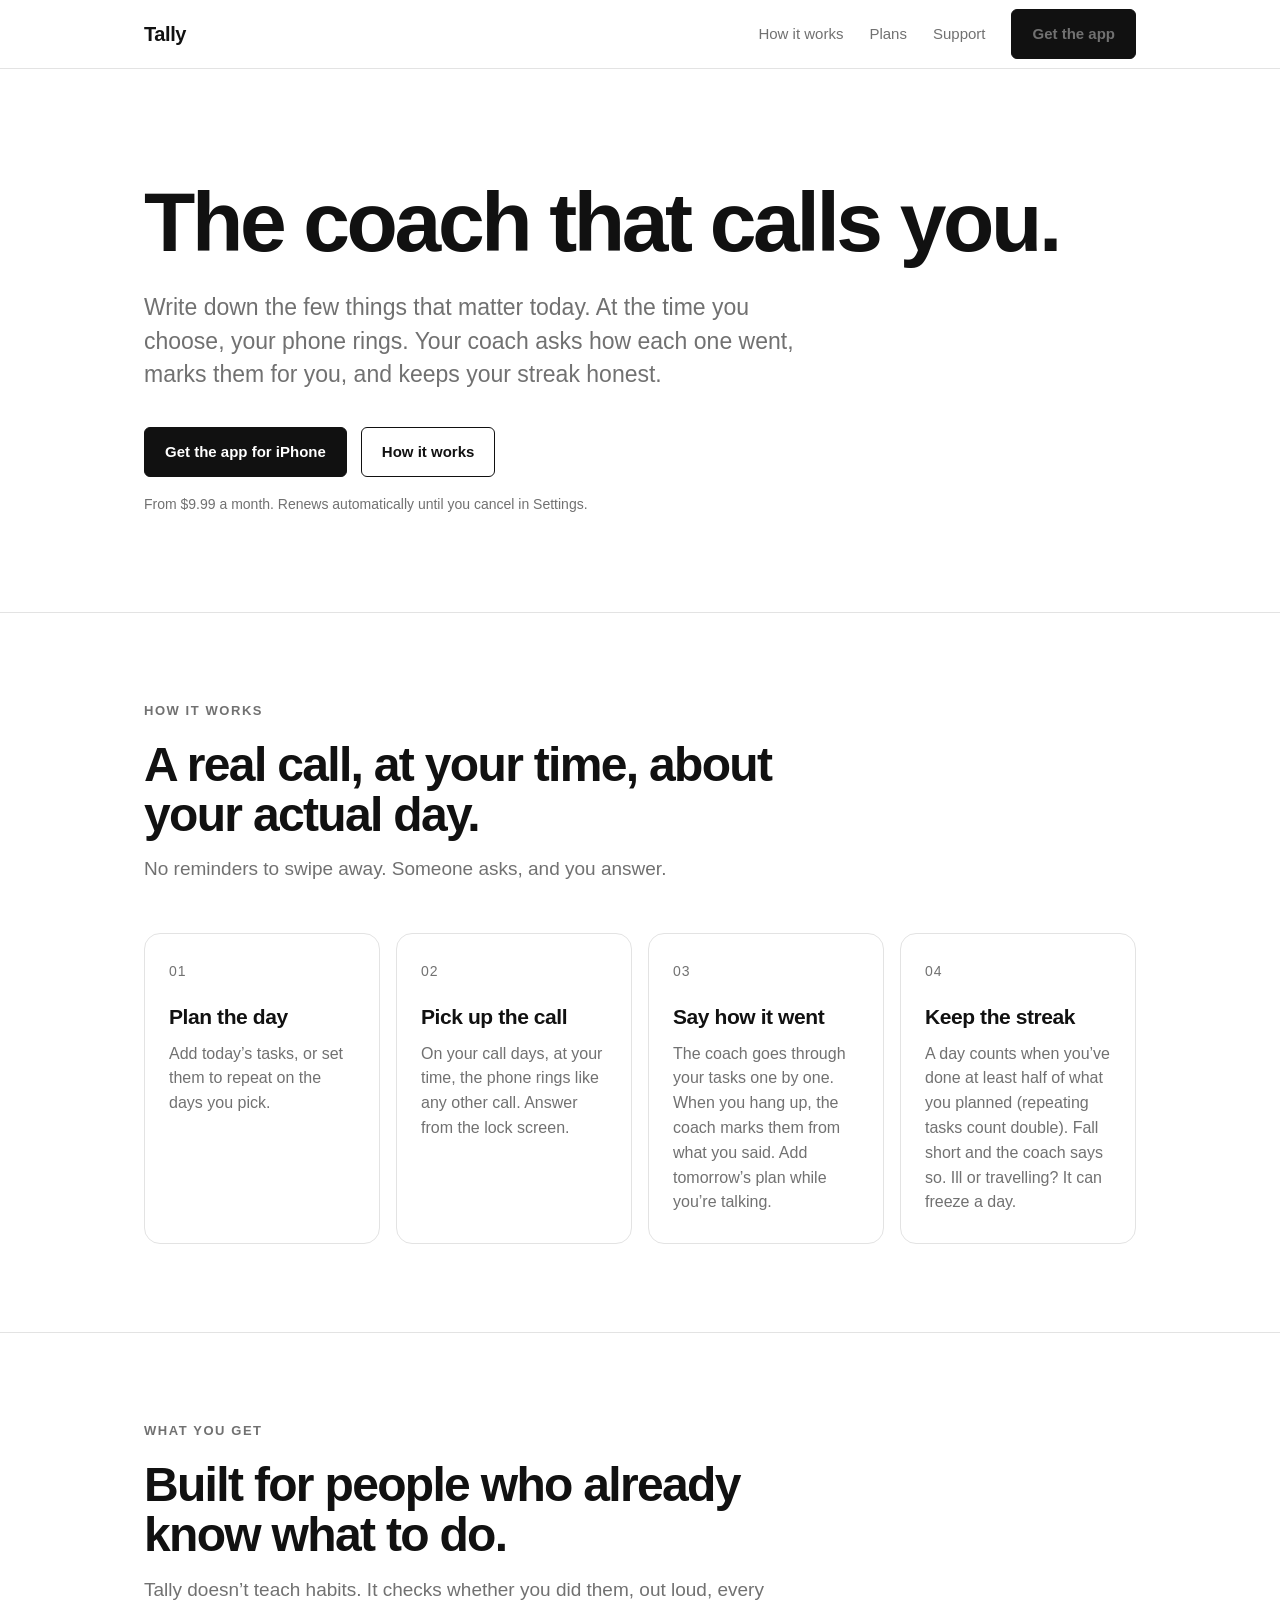
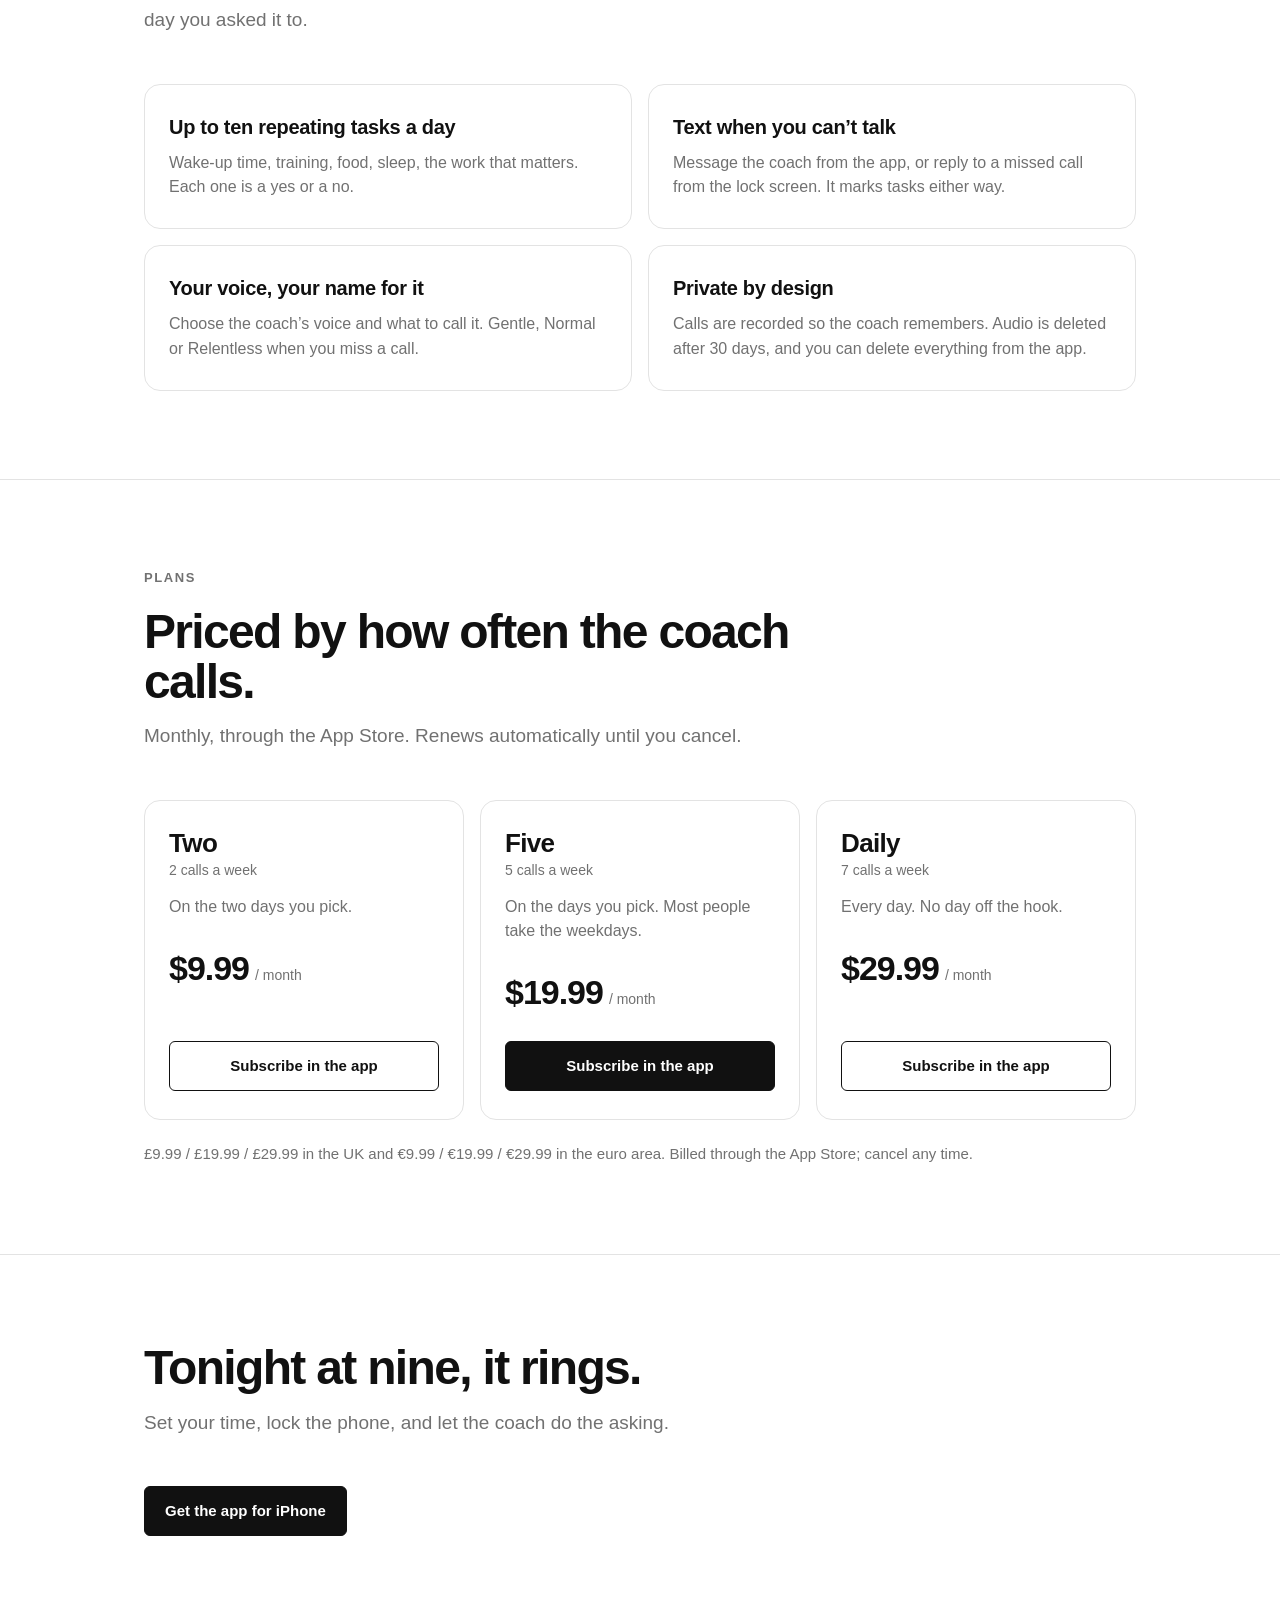
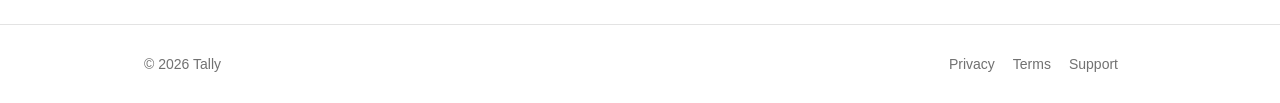
<file: index.html>
<!doctype html>
<html lang="en">
<head>
<meta charset="utf-8">
<meta name="viewport" content="width=device-width, initial-scale=1">
<title>Tally — the coach that calls you</title>
<meta name="description" content="Tally is a daily task tracker with an AI coach that rings you, asks how it went, and keeps your streak honest.">
<meta property="og:title" content="Tally — the coach that calls you">
<meta property="og:description" content="Plan the few things that matter. At your time, the phone rings and your coach goes through them with you.">
<link rel="stylesheet" href="style.css?v=5">
</head>
<body>
<header class="site">
  <div class="wrap">
    <a class="brand" href="index.html">Tally</a>
    <nav>
      <a class="navlink" href="#how">How it works</a>
      <a class="navlink" href="#plans">Plans</a>
      <a class="navlink" href="support.html">Support</a>
      <a class="btn" href="https://apps.apple.com/app/id6808945668">Get the app</a>
    </nav>
  </div>
</header>

<section class="hero">
  <div class="wrap">
    <h1>The coach that calls you.</h1>
    <p class="lede">Write down the few things that matter today. At the time you choose, your phone rings. Your coach asks how each one went, marks them for you, and keeps your streak honest.</p>
    <div class="actions">
      <a class="btn" href="https://apps.apple.com/app/id6808945668">Get the app for iPhone</a>
      <a class="btn ghost" href="#how">How it works</a>
    </div>
    <p class="fine">From $9.99 a month. Renews automatically until you cancel in Settings.</p>
  </div>
</section>

<section id="how">
  <div class="wrap">
    <p class="kicker">How it works</p>
    <h2>A real call, at your time, about your actual day.</h2>
    <p class="sub">No reminders to swipe away. Someone asks, and you answer.</p>
    <div class="steps">
      <div class="step"><div class="num">01</div><div><h3>Plan the day</h3><p>Add today’s tasks, or set them to repeat on the days you pick.</p></div></div>
      <div class="step"><div class="num">02</div><div><h3>Pick up the call</h3><p>On your call days, at your time, the phone rings like any other call. Answer from the lock screen.</p></div></div>
      <div class="step"><div class="num">03</div><div><h3>Say how it went</h3><p>The coach goes through your tasks one by one. When you hang up, the coach marks them from what you said. Add tomorrow’s plan while you’re talking.</p></div></div>
      <div class="step"><div class="num">04</div><div><h3>Keep the streak</h3><p>A day counts when you’ve done at least half of what you planned (repeating tasks count double). Fall short and the coach says so. Ill or travelling? It can freeze a day.</p></div></div>
    </div>
  </div>
</section>

<section>
  <div class="wrap">
    <p class="kicker">What you get</p>
    <h2>Built for people who already know what to do.</h2>
    <p class="sub">Tally doesn’t teach habits. It checks whether you did them, out loud, every day you asked it to.</p>
    <div class="facts">
      <div class="fact"><h3>Up to ten repeating tasks a day</h3><p>Wake-up time, training, food, sleep, the work that matters. Each one is a yes or a no.</p></div>
      <div class="fact"><h3>Text when you can’t talk</h3><p>Message the coach from the app, or reply to a missed call from the lock screen. It marks tasks either way.</p></div>
      <div class="fact"><h3>Your voice, your name for it</h3><p>Choose the coach’s voice and what to call it. Gentle, Normal or Relentless when you miss a call.</p></div>
      <div class="fact"><h3>Private by design</h3><p>Calls are recorded so the coach remembers. Audio is deleted after 30 days, and you can delete everything from the app.</p></div>
    </div>
  </div>
</section>

<section id="plans">
  <div class="wrap">
    <p class="kicker">Plans</p>
    <h2>Priced by how often the coach calls.</h2>
    <p class="sub">Monthly, through the App Store. Renews automatically until you cancel.</p>
    <div class="plans">
      <div class="plan">
        <div class="name">Two<small>2 calls a week</small></div>
        <div class="calls">On the two days you pick.</div>
        <div class="price">$9.99<small>/ month</small></div>
        <a class="btn ghost" href="https://apps.apple.com/app/id6808945668">Subscribe in the app</a>
      </div>
      <div class="plan">
        <div class="name">Five<small>5 calls a week</small></div>
        <div class="calls">On the days you pick. Most people take the weekdays.</div>
        <div class="price">$19.99<small>/ month</small></div>
        <a class="btn" href="https://apps.apple.com/app/id6808945668">Subscribe in the app</a>
      </div>
      <div class="plan">
        <div class="name">Daily<small>7 calls a week</small></div>
        <div class="calls">Every day. No day off the hook.</div>
        <div class="price">$29.99<small>/ month</small></div>
        <a class="btn ghost" href="https://apps.apple.com/app/id6808945668">Subscribe in the app</a>
      </div>
    </div>
    <p class="local-prices">£9.99 / £19.99 / £29.99 in the UK and €9.99 / €19.99 / €29.99 in the euro area. Billed through the App Store; cancel any time.</p>
  </div>
</section>

<section class="closing">
  <div class="wrap">
    <h2>Tonight at nine, it rings.</h2>
    <p class="sub">Set your time, lock the phone, and let the coach do the asking.</p>
    <div class="actions"><a class="btn" href="https://apps.apple.com/app/id6808945668">Get the app for iPhone</a></div>
  </div>
</section>

<footer>
  <div class="wrap">
    <span>© 2026 Tally</span>
    <span><a href="privacy.html">Privacy</a><a href="terms.html">Terms</a><a href="support.html">Support</a></span>
  </div>
</footer>
</body>
</html>
</file>
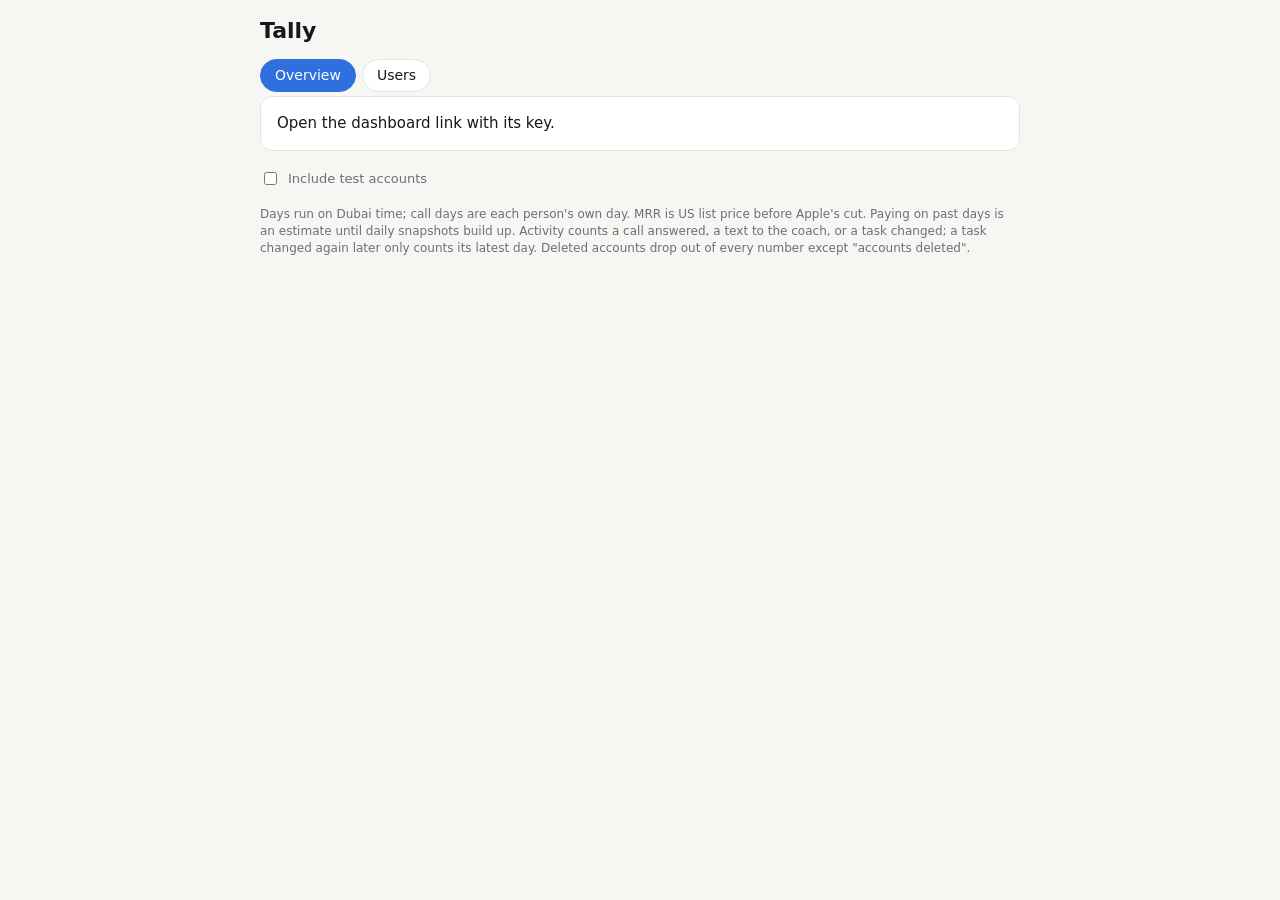
<file: dash/index.html>
<!doctype html>
<html lang="en">
<head>
<meta charset="utf-8">
<meta http-equiv="Content-Security-Policy" content="default-src 'none'; script-src 'sha256-xiam/qku6nGdZfOZ0/PHuA8FB7stZjPLa4lZdWraEng='; style-src 'unsafe-inline'; connect-src https://phpnyjqkagmpomwafugh.supabase.co; img-src data:; base-uri 'none'; form-action 'none'">
<meta name="viewport" content="width=device-width, initial-scale=1, viewport-fit=cover">
<meta name="referrer" content="no-referrer">
<meta name="robots" content="noindex, nofollow">
<meta name="apple-mobile-web-app-capable" content="yes">
<meta name="apple-mobile-web-app-title" content="Tally numbers">
<meta name="color-scheme" content="light dark">
<title>Tally numbers</title>
<style>
:root {
  --bg: #f6f6f3; --card: #ffffff; --ink: #16181d; --muted: #6b6f78; --line: #e4e4df;
  --accent: #2f6fde; --good: #1f8a4c; --warn: #b45309;
}
@media (prefers-color-scheme: dark) {
  :root { --bg: #0f1013; --card: #191b20; --ink: #eceef2; --muted: #9aa0ab; --line: #2a2d34;
          --accent: #6ea0ff; --good: #4cc27f; --warn: #f0a24a; }
}
* { box-sizing: border-box; }
body { margin: 0; background: var(--bg); color: var(--ink);
       font: 15px/1.4 -apple-system, BlinkMacSystemFont, "SF Pro Text", system-ui, sans-serif;
       padding: max(16px, env(safe-area-inset-top)) 16px max(24px, env(safe-area-inset-bottom)); }
main { max-width: 760px; margin: 0 auto; }
header { display: flex; justify-content: space-between; align-items: baseline; gap: 8px; margin-bottom: 12px; }
h1 { font-size: 22px; margin: 0; }
h2 { font-size: 13px; text-transform: uppercase; letter-spacing: .04em; color: var(--muted); margin: 22px 0 8px; font-weight: 600; }
#status { color: var(--muted); font-size: 13px; text-align: right; }
.tiles { display: grid; grid-template-columns: repeat(auto-fill, minmax(150px, 1fr)); gap: 10px; }
.tile { background: var(--card); border: 1px solid var(--line); border-radius: 12px; padding: 12px; }
.tile .label { color: var(--muted); font-size: 12px; }
.tile .value { font-size: 26px; font-weight: 650; font-variant-numeric: tabular-nums; margin-top: 2px; }
.tile .sub { color: var(--muted); font-size: 12px; margin-top: 2px; }
.sparks { display: grid; grid-template-columns: repeat(auto-fill, minmax(220px, 1fr)); gap: 10px; }
.spark { background: var(--card); border: 1px solid var(--line); border-radius: 12px; padding: 10px 12px; }
.spark .top { display: flex; justify-content: space-between; font-size: 12px; color: var(--muted); }
.spark .top b { color: var(--ink); font-size: 15px; font-variant-numeric: tabular-nums; }
.spark svg { display: block; width: 100%; height: 44px; margin-top: 6px; }
.spark .line { fill: none; stroke: var(--accent); stroke-width: 1.6; vector-effect: non-scaling-stroke; }
.spark .area { fill: var(--accent); opacity: .12; }
.spark .base { stroke: var(--line); stroke-width: 1; vector-effect: non-scaling-stroke; }
.tablewrap { background: var(--card); border: 1px solid var(--line); border-radius: 12px; overflow-x: auto; }
table { border-collapse: collapse; width: 100%; font-size: 13px; font-variant-numeric: tabular-nums; }
th, td { padding: 7px 10px; text-align: left; white-space: nowrap; border-bottom: 1px solid var(--line); }
th { color: var(--muted); font-weight: 600; font-size: 12px; }
tr:last-child td { border-bottom: 0; }
.st-answered { color: var(--good); } .st-missed { color: var(--warn); }
.note { color: var(--muted); font-size: 12px; margin-top: 18px; }
.msg { background: var(--card); border: 1px solid var(--line); border-radius: 12px; padding: 16px; }
label.toggle { display: flex; gap: 8px; align-items: center; color: var(--muted); font-size: 13px; margin-top: 18px; }
.tabs { display: flex; gap: 6px; margin-bottom: 4px; }
.tabs button, button.link { font: inherit; font-size: 14px; color: var(--ink); background: var(--card); border: 1px solid var(--line);
                            border-radius: 999px; padding: 6px 14px; cursor: pointer; }
.tabs button[aria-pressed="true"] { background: var(--accent); border-color: var(--accent); color: #fff; }
button.ref { font: inherit; font-family: ui-monospace, SFMono-Regular, Menlo, monospace; font-size: 13px; color: var(--accent);
             background: none; border: 0; padding: 0; cursor: pointer; text-decoration: underline; }
button.link { margin-bottom: 4px; }
td.props { white-space: normal; min-width: 160px; color: var(--muted); }
</style>
</head>
<body>
<main>
  <header>
    <h1>Tally</h1>
    <div id="status" role="status" aria-live="polite">Loading…</div>
  </header>
  <nav class="tabs" aria-label="Sections">
    <button type="button" id="tab-overview" aria-pressed="true">Overview</button>
    <button type="button" id="tab-users" aria-pressed="false">Users</button>
  </nav>
  <div id="app"></div>
  <label class="toggle"><input type="checkbox" id="internal"> Include test accounts</label>
  <p class="note" id="note-overview">Days run on Dubai time; call days are each person's own day. MRR is US list price before Apple's cut. Paying on past days is an estimate until daily snapshots build up. Activity counts a call answered, a text to the coach, or a task changed; a task changed again later only counts its latest day. Deleted accounts drop out of every number except "accounts deleted".</p>
  <p class="note" id="note-users" hidden>Users counts what the app reports: screens opened and key actions, never task text. A person shows here once their app has sent an event; events are kept 180 days. Days run on Dubai time. People are shown by the first 8 characters of their id.</p>
</main>
<script>
(function () {
  "use strict";
  var ENDPOINT = "https://phpnyjqkagmpomwafugh.supabase.co/functions/v1/dashboard";
  var KEY = "tally.dash.token";
  var INTERNAL = "tally.dash.internal";
  var TAB = "tally.dash.tab";
  var REF = /^[0-9a-f]{8}$/;
  var REFRESH_MS = 5 * 60 * 1000;

  function store(k, v) { try { if (v === null) localStorage.removeItem(k); else localStorage.setItem(k, v); } catch (e) {} }
  function load(k) { try { return localStorage.getItem(k); } catch (e) { return null; } }

  // The key lives in the fragment (#t=...), which is never sent to a server
  // or in a referrer. It stays in the address bar on purpose: Add to Home
  // Screen saves the current URL, and a Home Screen web app has storage of its
  // own, separate from Safari's. localStorage is only a fallback.
  var m = /(?:^|[#&])t=([A-Za-z0-9_-]{32,256})(?:&|$)/.exec(location.hash);
  var fragmentKey = m ? m[1] : null;
  if (fragmentKey) store(KEY, fragmentKey);

  var app = document.getElementById("app");
  var statusEl = document.getElementById("status");
  var internalBox = document.getElementById("internal");
  internalBox.checked = load(INTERNAL) === "1";
  internalBox.addEventListener("change", function () { store(INTERNAL, internalBox.checked ? "1" : null); refresh(); });

  // Which view is on screen: the overview, the Users tab, or one person
  // (their 8-hex ref, as the server sent it). Each is one request.
  var tab = load(TAB) === "users" ? "users" : "overview";
  var person = null;
  var tabOverview = document.getElementById("tab-overview");
  var tabUsers = document.getElementById("tab-users");
  var noteOverview = document.getElementById("note-overview");
  var noteUsers = document.getElementById("note-users");
  function paintTabs() {
    tabOverview.setAttribute("aria-pressed", String(tab === "overview"));
    tabUsers.setAttribute("aria-pressed", String(tab === "users"));
    noteOverview.hidden = tab !== "overview";
    noteUsers.hidden = tab !== "users";
  }
  function setTab(t) {
    if (t === tab && !person) return;
    tab = t; person = null;
    store(TAB, t === "users" ? "users" : null);
    paintTabs(); message("Loading…"); refresh();
  }
  function openPerson(ref) {
    if (!REF.test(String(ref))) return;
    person = String(ref);
    message("Loading…"); refresh();
  }
  function closePerson() { person = null; message("Loading…"); refresh(); }
  tabOverview.addEventListener("click", function () { setTab("overview"); });
  tabUsers.addEventListener("click", function () { setTab("users"); });
  paintTabs();
  function viewKey() { return person ? "person:" + person : tab; }
  function viewQuery() {
    var q = [];
    if (person) q.push("user=" + encodeURIComponent(person));
    else if (tab === "users") q.push("view=users");
    if (internalBox.checked) q.push("internal=1");
    return q.length ? "?" + q.join("&") : "";
  }

  function el(tag, cls, text) {
    var e = document.createElement(tag);
    if (cls) e.className = cls;
    if (text !== undefined && text !== null) e.textContent = String(text);
    return e;
  }
  function finite(v) { if (v === null || v === undefined || v === "") return null; var n = Number(v); return isFinite(n) ? n : null; }
  function num(v) { var n = finite(v); return n === null ? "–" : n.toLocaleString("en-US"); }
  function pct(v) { var n = finite(v); return n === null ? "–" : Math.round(n * 100) + "%"; }
  function usd(v) { var n = finite(v); return n === null ? "–" : "$" + n.toLocaleString("en-US", { minimumFractionDigits: 2, maximumFractionDigits: 2 }); }
  function message(text) { app.replaceChildren(el("div", "msg", text)); }

  function tile(label, value, sub) {
    var t = el("div", "tile");
    t.append(el("div", "label", label), el("div", "value", value));
    if (sub) t.append(el("div", "sub", sub));
    return t;
  }

  var SVG = "http://www.w3.org/2000/svg";
  function spark(label, values, fmt) {
    var box = el("div", "spark");
    var top = el("div", "top");
    var last = values.length ? values[values.length - 1] : null;
    var total = values.reduce(function (a, v) { return a + (finite(v) || 0); }, 0);
    top.append(el("span", null, label + " · 30 days"), el("b", null, fmt(label, last, total)));
    box.append(top);
    var w = 300, h = 44, n = values.length;
    var nums = values.map(function (v) { return finite(v) || 0; });
    var peak = Math.max.apply(null, nums.concat([0]));
    var max = Math.max(peak, 1);
    var svg = document.createElementNS(SVG, "svg");
    svg.setAttribute("viewBox", "0 0 " + w + " " + h);
    svg.setAttribute("preserveAspectRatio", "none");
    svg.setAttribute("role", "img");
    svg.setAttribute("aria-label", label + ", last 30 days, highest " + peak);
    var pts = nums.map(function (v, i) {
      var x = n > 1 ? (i / (n - 1)) * w : w / 2;
      var y = h - 2 - (v / max) * (h - 6);
      return x.toFixed(1) + "," + y.toFixed(1);
    });
    var base = document.createElementNS(SVG, "line");
    base.setAttribute("class", "base");
    base.setAttribute("x1", "0"); base.setAttribute("x2", String(w));
    base.setAttribute("y1", String(h - 1)); base.setAttribute("y2", String(h - 1));
    svg.append(base);
    if (pts.length) {
      var area = document.createElementNS(SVG, "polygon");
      area.setAttribute("class", "area");
      area.setAttribute("points", "0," + h + " " + pts.join(" ") + " " + w + "," + h);
      var line = document.createElementNS(SVG, "polyline");
      line.setAttribute("class", "line");
      line.setAttribute("points", pts.join(" "));
      svg.append(area, line);
    }
    box.append(svg);
    return box;
  }

  function table(headers, rows) {
    var wrap = el("div", "tablewrap");
    var t = el("table");
    var thead = el("thead"), hr = el("tr");
    headers.forEach(function (h) { var th = el("th", null, h); th.setAttribute("scope", "col"); hr.append(th); });
    thead.append(hr);
    var tb = el("tbody");
    rows.forEach(function (r) {
      var tr = el("tr");
      r.forEach(function (c) {
        if (c instanceof Node) { var tn = el("td"); tn.append(c); tr.append(tn); return; }
        var td = el("td", c && c.cls ? c.cls : null, c && typeof c === "object" ? c.text : c);
        tr.append(td);
      });
      tb.append(tr);
    });
    t.append(thead, tb);
    wrap.append(t);
    return wrap;
  }

  function when(iso) {
    var d = new Date(iso);
    return isNaN(d) ? "–" : d.toLocaleString("en-GB", { timeZone: "Asia/Dubai", day: "numeric", month: "short", hour: "2-digit", minute: "2-digit" });
  }
  function statusCell(s) {
    var cls = (s === "completed" || s === "dropped" || s === "in_progress") ? "st-answered"
            : (s === "missed" || s === "missed_final" || s === "declined" || s === "push_failed") ? "st-missed" : null;
    return { text: s, cls: cls };
  }

  function rows(v) { return Array.isArray(v) ? v.filter(function (r) { return r && typeof r === "object"; }) : []; }
  function stamp(d) {
    statusEl.textContent = "Updated " + when(d.as_of) + (d.include_internal ? " · with test accounts" : "");
  }

  function render(want, d) {
    if (want !== viewKey()) return;   // the view changed mid-load; its own request follows
    if (!d || typeof d !== "object") throw said("Couldn't show the numbers.");
    if (want === "overview") renderOverview(d);
    else if (want === "users") renderUsers(d);
    else renderPerson(d);
  }

  var STEPS = { "onboarding.start": "Started onboarding", "setup_call": "Took the setup call",
                "paywall.view": "Saw the paywall", "purchase.complete": "Bought" };
  function renderUsers(d) {
    var u = d.usage && typeof d.usage === "object" ? d.usage : {};
    var out = [];
    out.push(el("h2", null, "Usage"));
    var sp = el("div", "sparks");
    sp.append(spark("People using the app", rows(u.dau).map(function (r) { return r.active; }),
                    function (label, last) { return num(last) + " today"; }));
    out.push(sp);

    var funnel = rows(u.funnel);
    if (funnel.length) {
      out.push(el("h2", null, "Funnel, from app events"));
      out.push(table(funnel.map(function (f) { return STEPS[f.step] || String(f.step); }),
                     [funnel.map(function (f) { return num(f.users); })]));
    }

    var screens = rows(u.top_screens);
    out.push(el("h2", null, "Top screens, 7 days"));
    out.push(screens.length ? table(["Screen", "Views", "People"], screens.map(function (r) {
      return [r.screen, num(r.views), num(r.users)];
    })) : el("div", "msg", "No screen views yet."));

    var events = rows(u.top_events);
    out.push(el("h2", null, "Top events, 7 days"));
    out.push(events.length ? table(["Event", "Count", "People"], events.map(function (r) {
      return [r.name, num(r.events), num(r.users)];
    })) : el("div", "msg", "No events yet."));

    var people = rows(d.users);
    out.push(el("h2", null, "People, most recent first"));
    out.push(people.length ? table(["Person", "First seen", "Last seen", "Events, 7 days", "Sessions", "Top screen", "Version"],
      people.map(function (p) {
        var ref = String(p.user_ref);
        var cell = REF.test(ref) ? el("button", "ref", ref) : ref;
        if (typeof cell !== "string") {
          cell.type = "button";
          cell.setAttribute("aria-label", "Events of person " + ref);
          cell.addEventListener("click", function () { openPerson(ref); });
        }
        var top = rows(p.top_screens_7d)[0];
        return [cell, when(p.first_seen), when(p.last_seen), num(p.events_7d), num(p.sessions_7d),
                top ? top.screen + " (" + num(top.views) + ")" : "–", p.app_version || "–"];
      })) : el("div", "msg", "Nobody has used a build with usage events yet."));

    app.replaceChildren.apply(app, out);
    stamp(d);
  }

  function details(p) {
    if (!p || typeof p !== "object" || Array.isArray(p)) return "";
    return Object.keys(p).map(function (k) { return k + " = " + String(p[k]); }).join(" · ");
  }
  function renderPerson(d) {
    var out = [];
    var back = el("button", "link", "← All people");
    back.type = "button";
    back.addEventListener("click", closePerson);
    out.push(back);
    var u = d.user && typeof d.user === "object" ? d.user : null;
    if (!u) {
      out.push(el("div", "msg", d.ambiguous ? "More than one person's id starts with " + person + "."
                                            : "No events for " + person + " (with test accounts hidden, test accounts don't show)."));
      app.replaceChildren.apply(app, out);
      stamp(d);
      return;
    }
    out.push(el("h2", null, "Person " + u.user_ref));
    var tiles = el("div", "tiles");
    tiles.append(
      tile("Last seen", when(u.last_seen), "first seen " + when(u.first_seen)),
      tile("Events, 7 days", num(u.events_7d), num(u.sessions_7d) + " sessions"),
      tile("App version", u.app_version || "–")
    );
    out.push(tiles);
    var ev = rows(d.events);
    out.push(el("h2", null, "Last " + ev.length + " events"));
    out.push(ev.length ? table(["When", "Event", "Screen", "Details", "Version", "Session"], ev.map(function (e) {
      return [when(e.occurred_at), e.name, e.screen || "–", { text: details(e.props) || "–", cls: "props" },
              e.app_version || "–", e.session_ref || "–"];
    })) : el("div", "msg", "No events."));
    app.replaceChildren.apply(app, out);
    stamp(d);
  }

  function renderOverview(d) {
    var h = d.headline || {};
    var s = Array.isArray(d.series) ? d.series.filter(function (r) { return r && typeof r === "object"; }) : [];
    var out = [];

    out.push(el("h2", null, "Today"));
    var tiles = el("div", "tiles");
    tiles.append(
      tile("Paying", num(h.paying), num(h.cancelling) + " cancelling · " + num(h.complimentary) + " complimentary"),
      tile("MRR (list, USD)", usd(h.mrr_usd)),
      tile("Onboarded", num(h.customers), num(h.signups_total) + " signed up"),
      tile("Calls answered", num(h.slots_answered_week), "this week, from Monday (" + num(h.calls_answered_week) + " calls)"),
      tile("Answer rate", pct(h.slot_answer_rate_week), pct(h.slot_answer_rate_30d) + " over 30 days"),
      tile("Active today", num(h.dau), num(h.wau) + " in 7 days · " + num(h.mau) + " in 30"),
      tile("Churn, 30 days", pct(h.churn_30d), num(h.deletions_30d) + " accounts deleted")
    );
    out.push(tiles);

    out.push(el("h2", null, "Last 30 days"));
    var sp = el("div", "sparks");
    function col(k) { return s.map(function (r) { return r[k]; }); }
    function sumFmt(label, last, total) { return num(total) + " total"; }
    function lastFmt(label, last) { return num(last) + " today"; }
    sp.append(
      spark("Signups", col("signups"), sumFmt),
      spark("Active people", col("active"), lastFmt),
      spark("Calls answered", col("answered"), sumFmt),
      spark("Paying", col("paying"), lastFmt)
    );
    out.push(sp);

    out.push(el("h2", null, "Funnel, all time"));
    out.push(table(["Signed up", "Onboarded", "Set up tasks", "First daily call"],
      [[num(h.signups_total), num(h.customers), num(h.funnel_setup_completed), num(h.funnel_first_daily_call)]]));

    if (Array.isArray(d.mrr)) {
      out.push(el("h2", null, "Plans"));
      out.push(table(["Plan", "Paying", "Price", "MRR"], d.mrr.map(function (r) {
        return [r.plan, num(r.paying_users), usd(r.usd_monthly), usd(r.mrr_usd)];
      })));
    }

    if (Array.isArray(d.retention) && d.retention.length) {
      out.push(el("h2", null, "Retention by onboarding week"));
      out.push(table(["Week of", "People", "Week 1", "Week 2", "Week 4"], d.retention.map(function (r) {
        function share(v) { return v === null || v === undefined ? "–" : num(v) + " (" + pct(r.cohort_size ? v / r.cohort_size : null) + ")"; }
        return [r.cohort_week, num(r.cohort_size), share(r.active_w1), share(r.active_w2), share(r.active_w4)];
      })));
    }

    out.push(el("h2", null, "Last 20 calls"));
    var calls = Array.isArray(d.recent_calls) ? d.recent_calls.filter(function (c) { return c && typeof c === "object"; }) : [];
    out.push(calls.length ? table(["When", "Person", "Kind", "Outcome", "Length", "Marks"], calls.map(function (c) {
      var kind = (c.coach_mode === "setup" ? "setup" : "daily") + (c.trigger === "manual" ? " · manual" : "");
      var len = c.duration_sec ? Math.round(c.duration_sec / 60 * 10) / 10 + " min" : "–";
      var outcome = c.status === "skipped" && c.skip_reason ? "skipped (" + String(c.skip_reason).replace("_", " ") + ")" : c.status;
      var cell = statusCell(c.status); cell.text = outcome;
      return [when(c.scheduled_for), c.user_ref, kind, cell, len, c.post_call_state || "–"];
    })) : el("div", "msg", "No calls yet."));

    if (d.purges_30d && Number(d.purges_30d.purges) > 0) {
      out.push(el("p", "note", "Abandoned-onboarding purges in 30 days: " + num(d.purges_30d.purges) + "."));
    }

    app.replaceChildren.apply(app, out);
    stamp(d);
  }

  var busy = false, again = false;
  var OFFLINE = { offline: true };
  // Only messages the page wrote itself are shown; anything else (a browser's
  // abort or JSON error text, a bug in render) reads "Couldn't show the numbers."
  function said(text) { var e = new Error(text); e.said = true; return e; }
  function refresh() {
    var token = fragmentKey || load(KEY);
    if (!token) { statusEl.textContent = ""; message("Open the dashboard link with its key."); return; }
    if (busy) { again = true; return; }   // e.g. the toggle changed mid-load: run once more after
    busy = true;
    var want = viewKey();
    statusEl.textContent = "Updating…";
    var ctl = typeof AbortController === "function" ? new AbortController() : null;
    var timer = ctl ? setTimeout(function () { ctl.abort(); }, 20000) : null;
    fetch(ENDPOINT + viewQuery(), {
      headers: { "x-dashboard-token": token }, cache: "no-store", referrerPolicy: "no-referrer", credentials: "omit",
      signal: ctl ? ctl.signal : undefined
    }).catch(function () {
      // Only fetch's own rejection (network down, or the 20 s timeout) is "offline".
      throw OFFLINE;
    }).then(function (r) {
      if (r.status === 404) { store(KEY, null); fragmentKey = null; throw said("Key not accepted. Open the newest dashboard link."); }
      if (!r.ok) throw said("Couldn't load the numbers. It will try again in 5 minutes.");
      return r.json();
    }).then(function (d) { render(want, d); }).catch(function (e) {
      statusEl.textContent = "";
      message(e === OFFLINE ? "Offline. Trying again in 5 minutes."
              : (e && e.said ? e.message : "Couldn't show the numbers."));
    }).then(function () {
      if (timer) clearTimeout(timer);
      busy = false;
      // A refresh asked for mid-load runs now, unless the key was just refused.
      if (again) { again = false; if (fragmentKey || load(KEY)) refresh(); }
    });
  }

  refresh();
  setInterval(function () { if (document.visibilityState === "visible") refresh(); }, REFRESH_MS);
  document.addEventListener("visibilitychange", function () { if (document.visibilityState === "visible") refresh(); });
})();
</script>
</body>
</html>
</file>
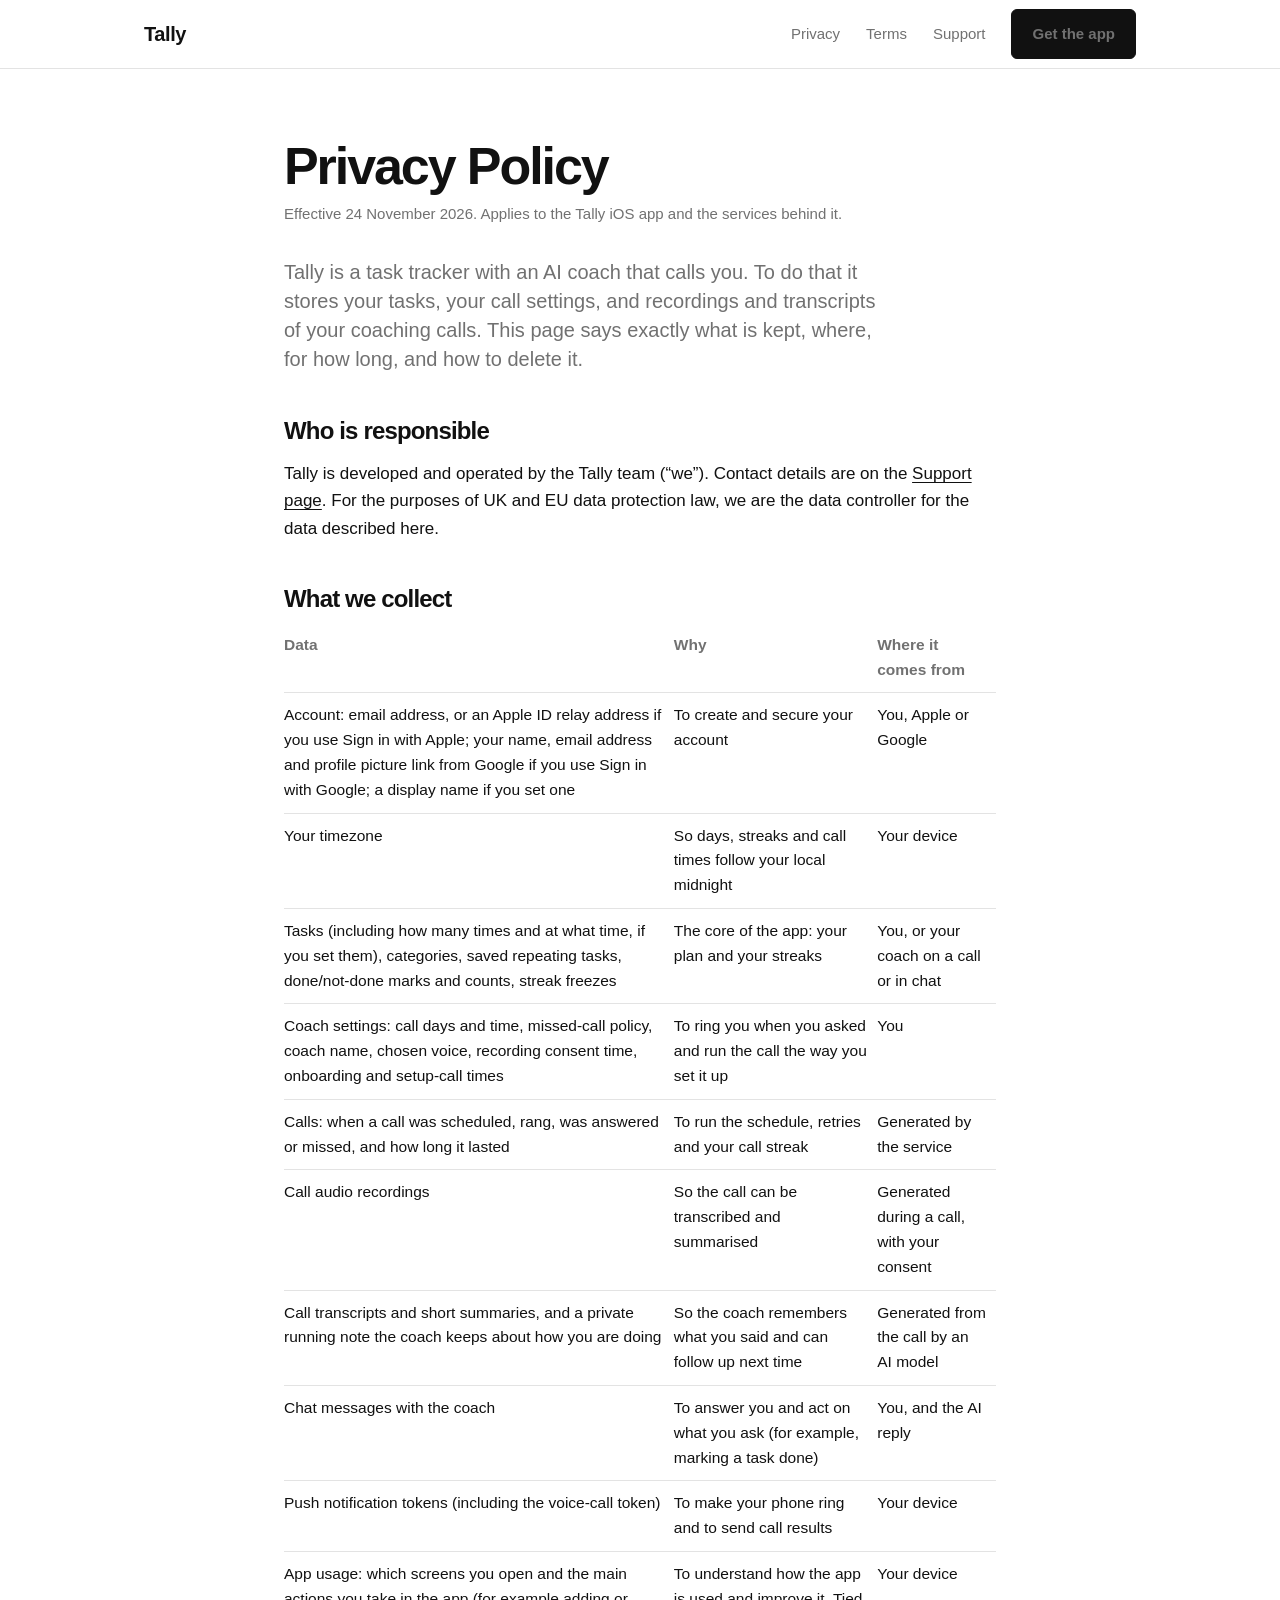
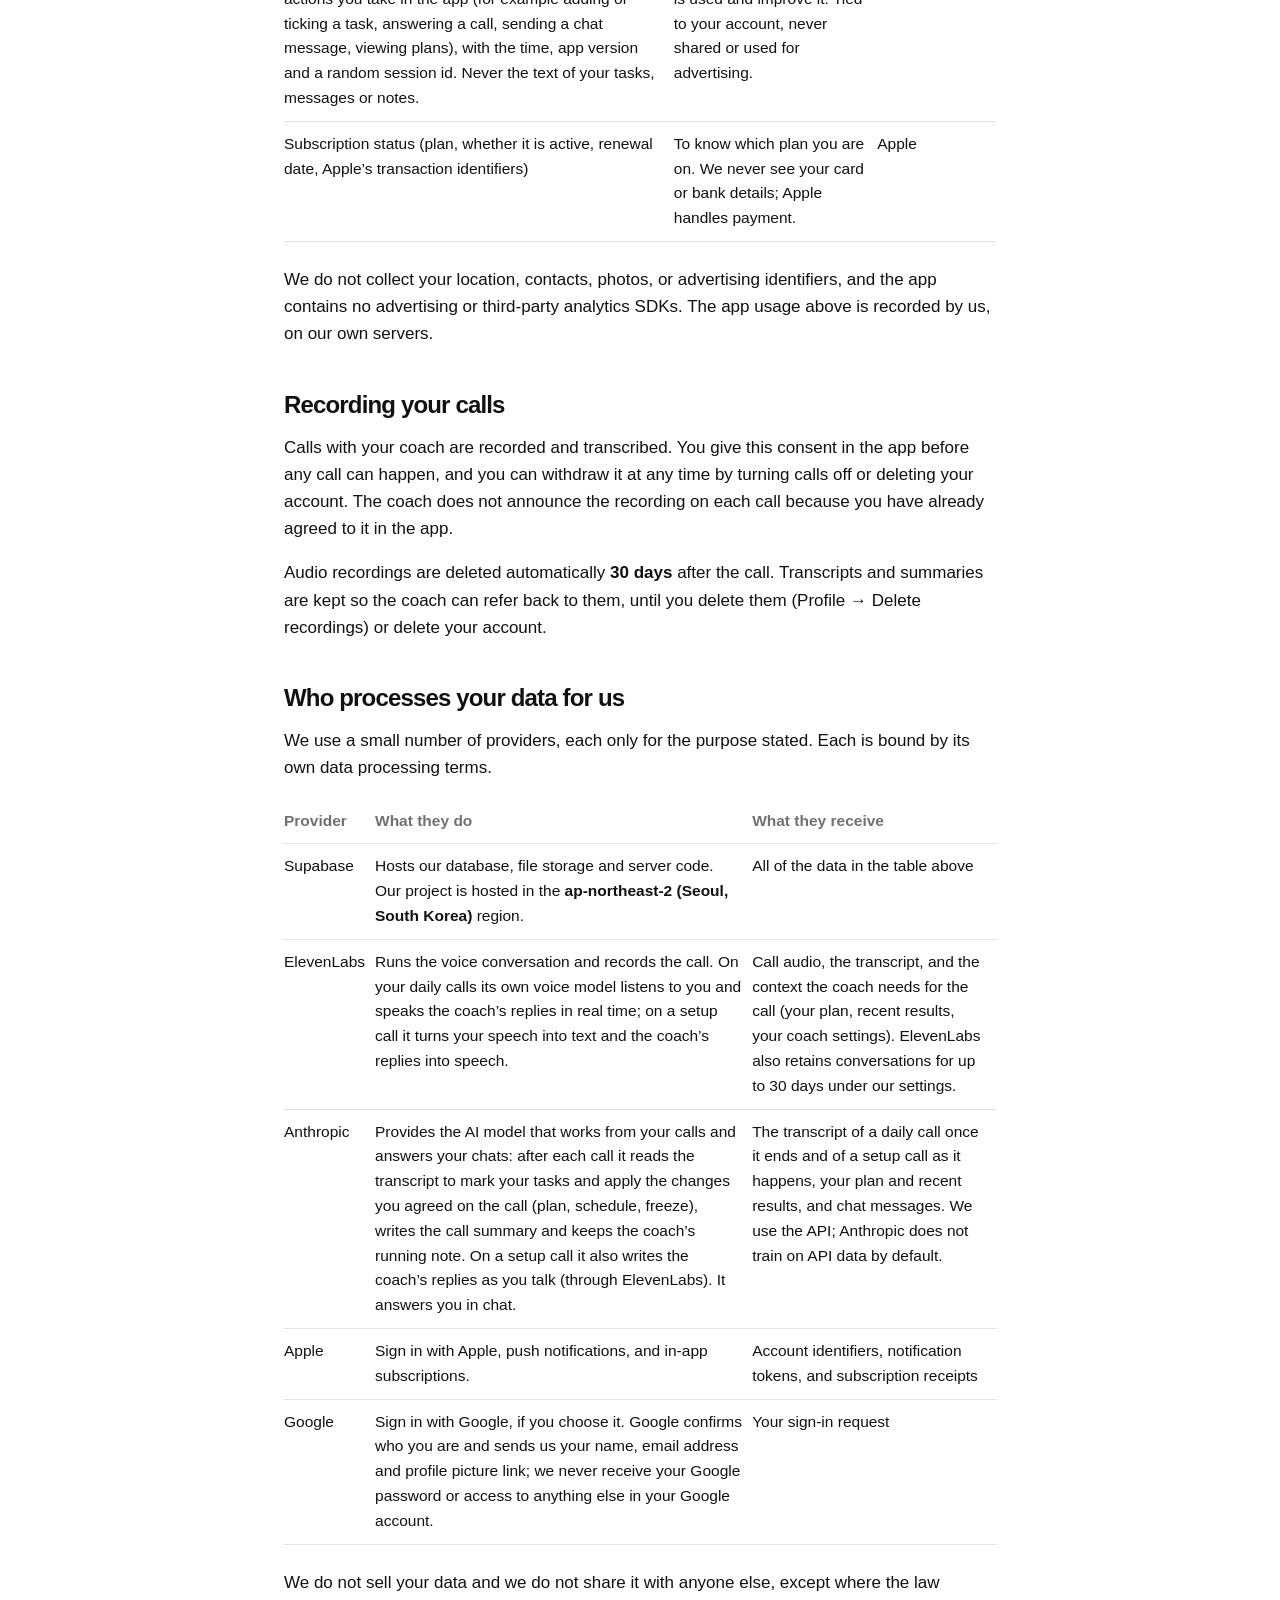
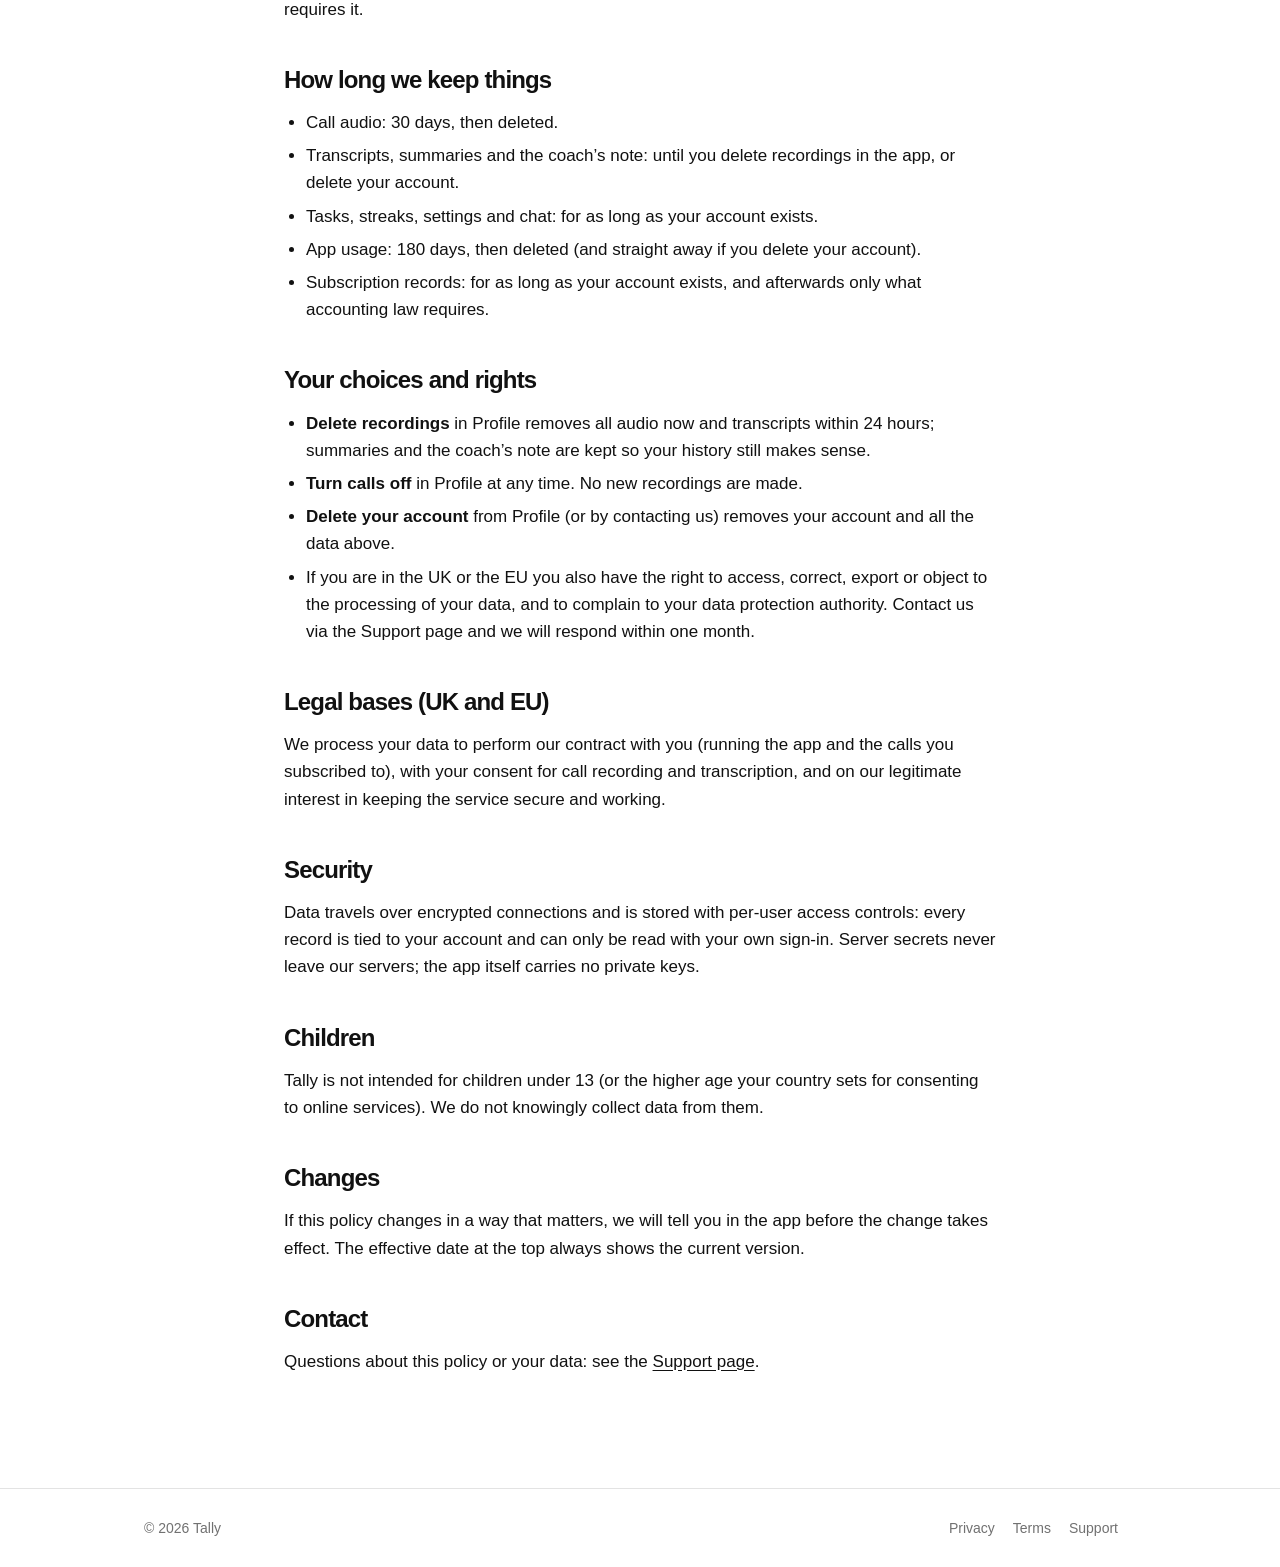
<file: privacy.html>
<!doctype html>
<html lang="en">
<head>
<meta charset="utf-8">
<meta name="viewport" content="width=device-width, initial-scale=1">
<title>Privacy Policy — Tally</title>
<link rel="stylesheet" href="style.css?v=5">
</head>
<body>
<header class="site">
  <div class="wrap">
    <a class="brand" href="index.html">Tally</a>
    <nav>
      <a class="navlink" href="privacy.html">Privacy</a>
      <a class="navlink" href="terms.html">Terms</a>
      <a class="navlink" href="support.html">Support</a>
      <a class="btn" href="https://apps.apple.com/app/id6808945668">Get the app</a>
    </nav>
  </div>
</header>
<main class="doc">
<h1>Privacy Policy</h1>
<p class="meta">Effective 24 November 2026. Applies to the Tally iOS app and the services behind it.</p>

<p class="lede">Tally is a task tracker with an AI coach that calls you. To do that it stores your tasks, your call settings, and recordings and transcripts of your coaching calls. This page says exactly what is kept, where, for how long, and how to delete it.</p>

<h2>Who is responsible</h2>
<p>Tally is developed and operated by the Tally team (“we”). Contact details are on the <a href="support.html">Support page</a>. For the purposes of UK and EU data protection law, we are the data controller for the data described here.</p>

<h2>What we collect</h2>
<table>
<tr><th>Data</th><th>Why</th><th>Where it comes from</th></tr>
<tr><td>Account: email address, or an Apple ID relay address if you use Sign in with Apple; your name, email address and profile picture link from Google if you use Sign in with Google; a display name if you set one</td><td>To create and secure your account</td><td>You, Apple or Google</td></tr>
<tr><td>Your timezone</td><td>So days, streaks and call times follow your local midnight</td><td>Your device</td></tr>
<tr><td>Tasks (including how many times and at what time, if you set them), categories, saved repeating tasks, done/not-done marks and counts, streak freezes</td><td>The core of the app: your plan and your streaks</td><td>You, or your coach on a call or in chat</td></tr>
<tr><td>Coach settings: call days and time, missed-call policy, coach name, chosen voice, recording consent time, onboarding and setup-call times</td><td>To ring you when you asked and run the call the way you set it up</td><td>You</td></tr>
<tr><td>Calls: when a call was scheduled, rang, was answered or missed, and how long it lasted</td><td>To run the schedule, retries and your call streak</td><td>Generated by the service</td></tr>
<tr><td>Call audio recordings</td><td>So the call can be transcribed and summarised</td><td>Generated during a call, with your consent</td></tr>
<tr><td>Call transcripts and short summaries, and a private running note the coach keeps about how you are doing</td><td>So the coach remembers what you said and can follow up next time</td><td>Generated from the call by an AI model</td></tr>
<tr><td>Chat messages with the coach</td><td>To answer you and act on what you ask (for example, marking a task done)</td><td>You, and the AI reply</td></tr>
<tr><td>Push notification tokens (including the voice-call token)</td><td>To make your phone ring and to send call results</td><td>Your device</td></tr>
<tr><td>App usage: which screens you open and the main actions you take in the app (for example adding or ticking a task, answering a call, sending a chat message, viewing plans), with the time, app version and a random session id. Never the text of your tasks, messages or notes.</td><td>To understand how the app is used and improve it. Tied to your account, never shared or used for advertising.</td><td>Your device</td></tr>
<tr><td>Subscription status (plan, whether it is active, renewal date, Apple’s transaction identifiers)</td><td>To know which plan you are on. We never see your card or bank details; Apple handles payment.</td><td>Apple</td></tr>
</table>
<p>We do not collect your location, contacts, photos, or advertising identifiers, and the app contains no advertising or third-party analytics SDKs. The app usage above is recorded by us, on our own servers.</p>

<h2>Recording your calls</h2>
<p>Calls with your coach are recorded and transcribed. You give this consent in the app before any call can happen, and you can withdraw it at any time by turning calls off or deleting your account. The coach does not announce the recording on each call because you have already agreed to it in the app.</p>
<p>Audio recordings are deleted automatically <strong>30 days</strong> after the call. Transcripts and summaries are kept so the coach can refer back to them, until you delete them (Profile → Delete recordings) or delete your account.</p>

<h2>Who processes your data for us</h2>
<p>We use a small number of providers, each only for the purpose stated. Each is bound by its own data processing terms.</p>
<table>
<tr><th>Provider</th><th>What they do</th><th>What they receive</th></tr>
<tr><td>Supabase</td><td>Hosts our database, file storage and server code. Our project is hosted in the <strong>ap-northeast-2 (Seoul, South Korea)</strong> region.</td><td>All of the data in the table above</td></tr>
<tr><td>ElevenLabs</td><td>Runs the voice conversation and records the call. On your daily calls its own voice model listens to you and speaks the coach’s replies in real time; on a setup call it turns your speech into text and the coach’s replies into speech.</td><td>Call audio, the transcript, and the context the coach needs for the call (your plan, recent results, your coach settings). ElevenLabs also retains conversations for up to 30 days under our settings.</td></tr>
<tr><td>Anthropic</td><td>Provides the AI model that works from your calls and answers your chats: after each call it reads the transcript to mark your tasks and apply the changes you agreed on the call (plan, schedule, freeze), writes the call summary and keeps the coach’s running note. On a setup call it also writes the coach’s replies as you talk (through ElevenLabs). It answers you in chat.</td><td>The transcript of a daily call once it ends and of a setup call as it happens, your plan and recent results, and chat messages. We use the API; Anthropic does not train on API data by default.</td></tr>
<tr><td>Apple</td><td>Sign in with Apple, push notifications, and in-app subscriptions.</td><td>Account identifiers, notification tokens, and subscription receipts</td></tr>
<tr><td>Google</td><td>Sign in with Google, if you choose it. Google confirms who you are and sends us your name, email address and profile picture link; we never receive your Google password or access to anything else in your Google account.</td><td>Your sign-in request</td></tr>
</table>
<p>We do not sell your data and we do not share it with anyone else, except where the law requires it.</p>

<h2>How long we keep things</h2>
<ul>
<li>Call audio: 30 days, then deleted.</li>
<li>Transcripts, summaries and the coach’s note: until you delete recordings in the app, or delete your account.</li>
<li>Tasks, streaks, settings and chat: for as long as your account exists.</li>
<li>App usage: 180 days, then deleted (and straight away if you delete your account).</li>
<li>Subscription records: for as long as your account exists, and afterwards only what accounting law requires.</li>
</ul>

<h2>Your choices and rights</h2>
<ul>
<li><strong>Delete recordings</strong> in Profile removes all audio now and transcripts within 24 hours; summaries and the coach’s note are kept so your history still makes sense.</li>
<li><strong>Turn calls off</strong> in Profile at any time. No new recordings are made.</li>
<li><strong>Delete your account</strong> from Profile (or by contacting us) removes your account and all the data above.</li>
<li>If you are in the UK or the EU you also have the right to access, correct, export or object to the processing of your data, and to complain to your data protection authority. Contact us via the Support page and we will respond within one month.</li>
</ul>

<h2>Legal bases (UK and EU)</h2>
<p>We process your data to perform our contract with you (running the app and the calls you subscribed to), with your consent for call recording and transcription, and on our legitimate interest in keeping the service secure and working.</p>

<h2>Security</h2>
<p>Data travels over encrypted connections and is stored with per-user access controls: every record is tied to your account and can only be read with your own sign-in. Server secrets never leave our servers; the app itself carries no private keys.</p>

<h2>Children</h2>
<p>Tally is not intended for children under 13 (or the higher age your country sets for consenting to online services). We do not knowingly collect data from them.</p>

<h2>Changes</h2>
<p>If this policy changes in a way that matters, we will tell you in the app before the change takes effect. The effective date at the top always shows the current version.</p>

<h2>Contact</h2>
<p>Questions about this policy or your data: see the <a href="support.html">Support page</a>.</p>
</main>
<footer>
  <div class="wrap">
    <span>© 2026 Tally</span>
    <span><a href="privacy.html">Privacy</a><a href="terms.html">Terms</a><a href="support.html">Support</a></span>
  </div>
</footer>
</body>
</html>
</file>
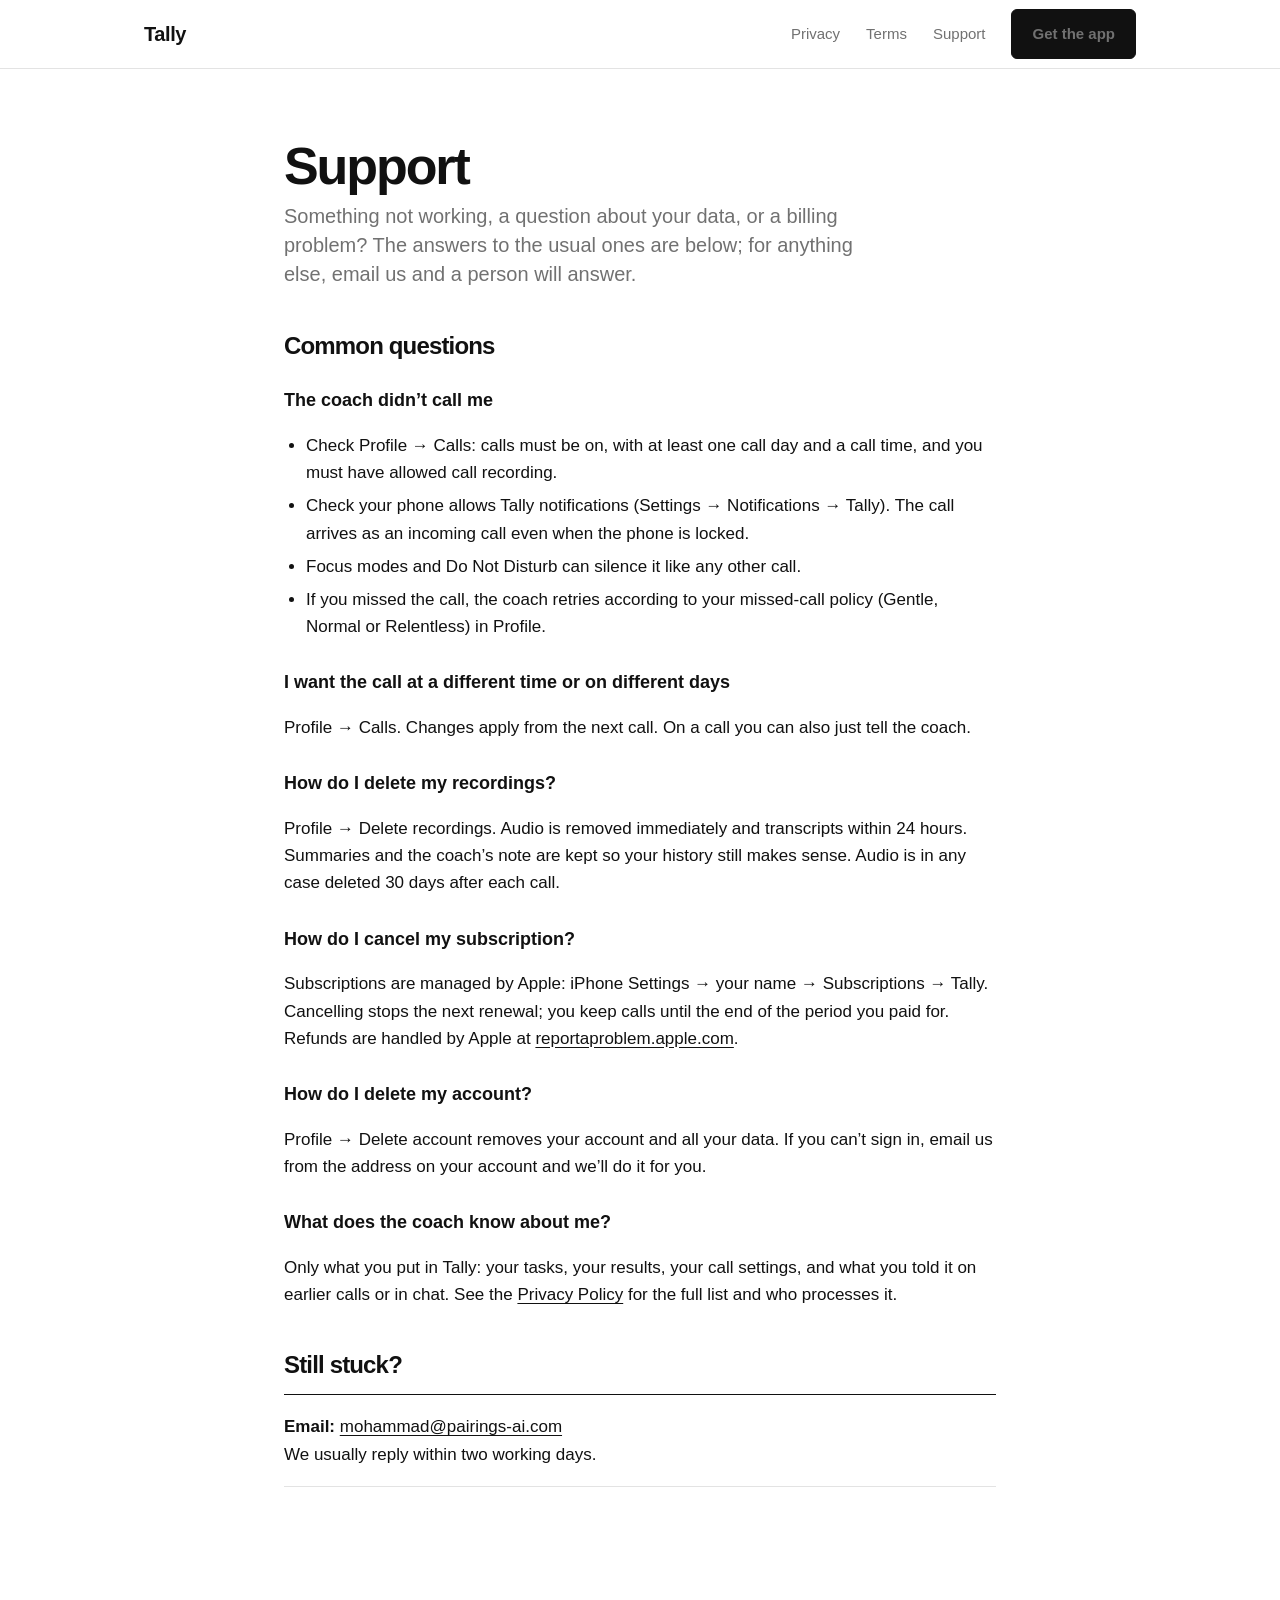
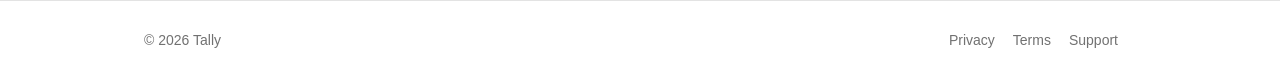
<file: support.html>
<!doctype html>
<html lang="en">
<head>
<meta charset="utf-8">
<meta name="viewport" content="width=device-width, initial-scale=1">
<title>Support — Tally</title>
<link rel="stylesheet" href="style.css?v=5">
</head>
<body>
<header class="site">
  <div class="wrap">
    <a class="brand" href="index.html">Tally</a>
    <nav>
      <a class="navlink" href="privacy.html">Privacy</a>
      <a class="navlink" href="terms.html">Terms</a>
      <a class="navlink" href="support.html">Support</a>
      <a class="btn" href="https://apps.apple.com/app/id6808945668">Get the app</a>
    </nav>
  </div>
</header>
<main class="doc">
<h1>Support</h1>
<p class="lede">Something not working, a question about your data, or a billing problem? The answers to the usual ones are below; for anything else, email us and a person will answer.</p>


<h2>Common questions</h2>

<h3>The coach didn’t call me</h3>
<ul>
<li>Check Profile → Calls: calls must be on, with at least one call day and a call time, and you must have allowed call recording.</li>
<li>Check your phone allows Tally notifications (Settings → Notifications → Tally). The call arrives as an incoming call even when the phone is locked.</li>
<li>Focus modes and Do Not Disturb can silence it like any other call.</li>
<li>If you missed the call, the coach retries according to your missed-call policy (Gentle, Normal or Relentless) in Profile.</li>
</ul>

<h3>I want the call at a different time or on different days</h3>
<p>Profile → Calls. Changes apply from the next call. On a call you can also just tell the coach.</p>

<h3>How do I delete my recordings?</h3>
<p>Profile → Delete recordings. Audio is removed immediately and transcripts within 24 hours. Summaries and the coach’s note are kept so your history still makes sense. Audio is in any case deleted 30 days after each call.</p>

<h3>How do I cancel my subscription?</h3>
<p>Subscriptions are managed by Apple: iPhone Settings → your name → Subscriptions → Tally. Cancelling stops the next renewal; you keep calls until the end of the period you paid for. Refunds are handled by Apple at <a href="https://reportaproblem.apple.com">reportaproblem.apple.com</a>.</p>

<h3>How do I delete my account?</h3>
<p>Profile → Delete account removes your account and all your data. If you can’t sign in, email us from the address on your account and we’ll do it for you.</p>

<h3>What does the coach know about me?</h3>
<p>Only what you put in Tally: your tasks, your results, your call settings, and what you told it on earlier calls or in chat. See the <a href="privacy.html">Privacy Policy</a> for the full list and who processes it.</p>

<h2>Still stuck?</h2>
<p class="note"><strong>Email:</strong> <a id="support-email" href="mailto:mohammad@pairings-ai.com">mohammad@pairings-ai.com</a><br>We usually reply within two working days.</p>
</main>
<footer>
  <div class="wrap">
    <span>© 2026 Tally</span>
    <span><a href="privacy.html">Privacy</a><a href="terms.html">Terms</a><a href="support.html">Support</a></span>
  </div>
</footer>
</body>
</html>
</file>
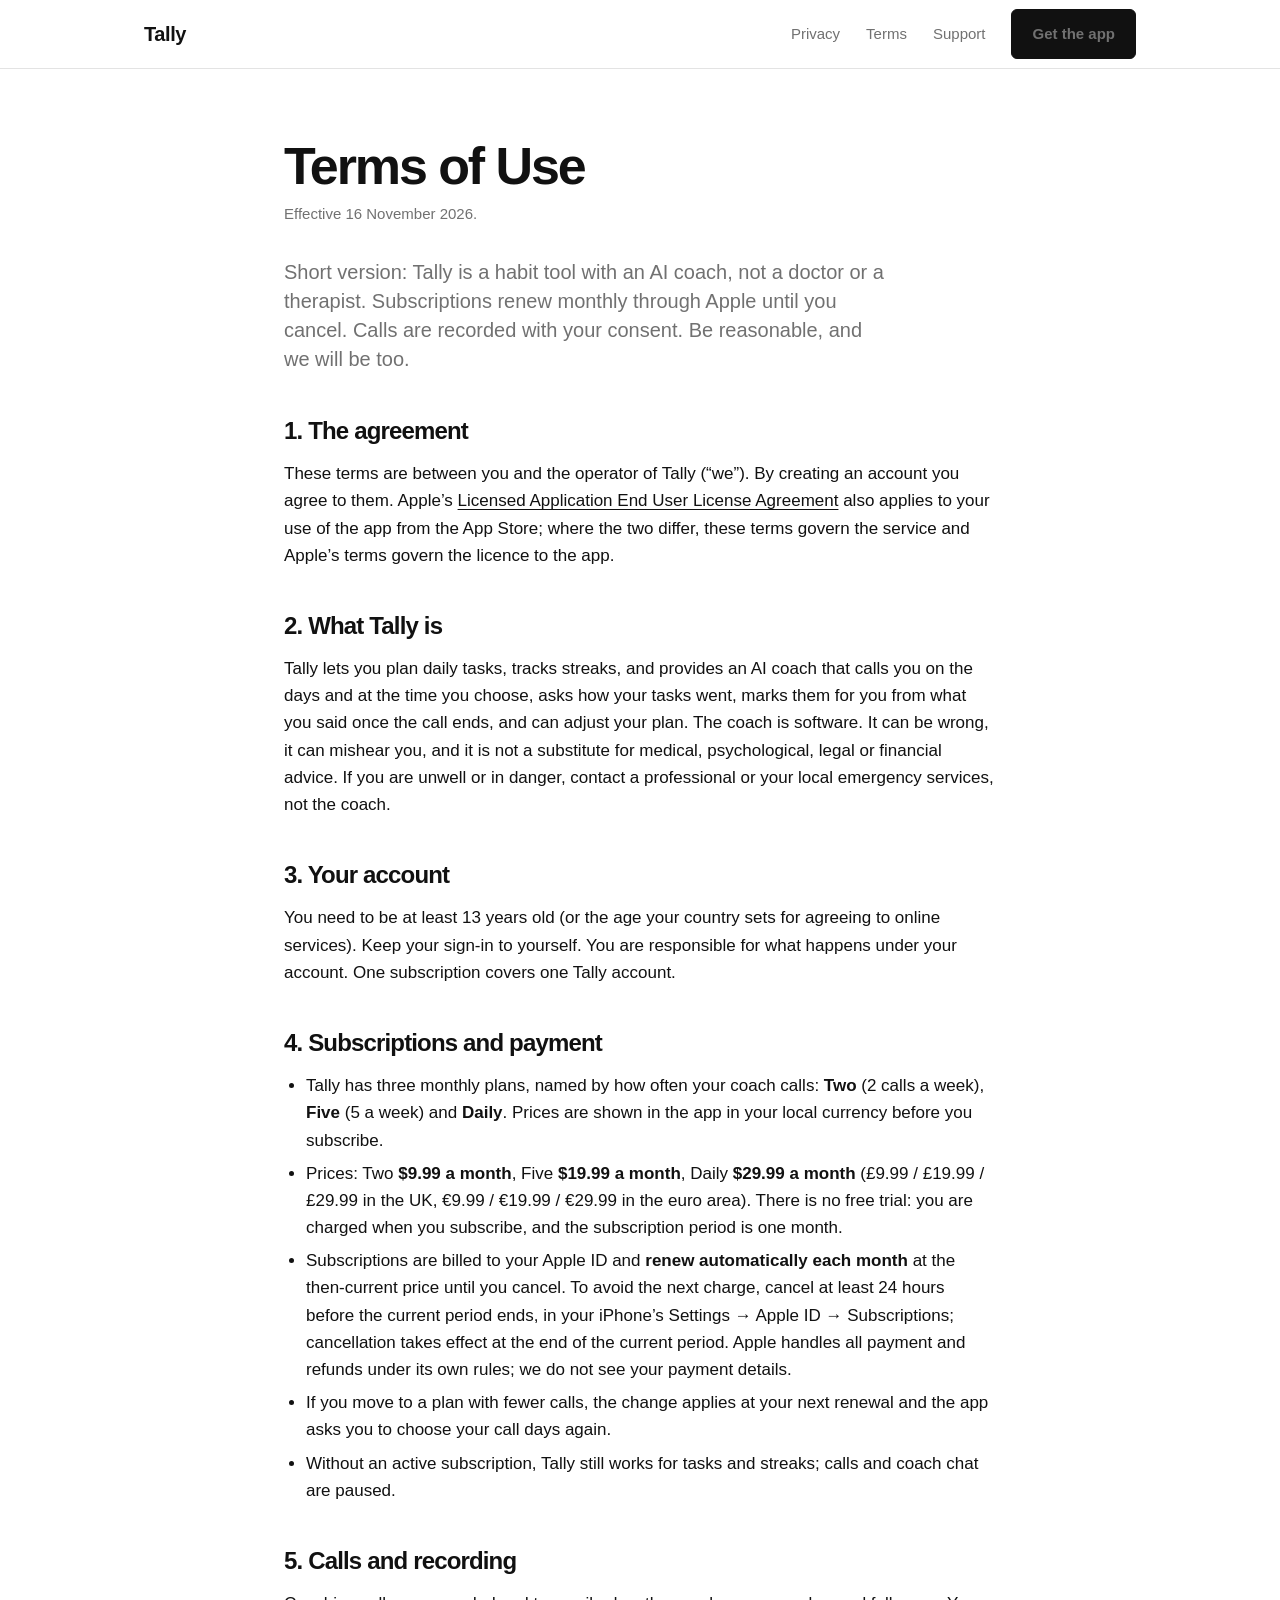
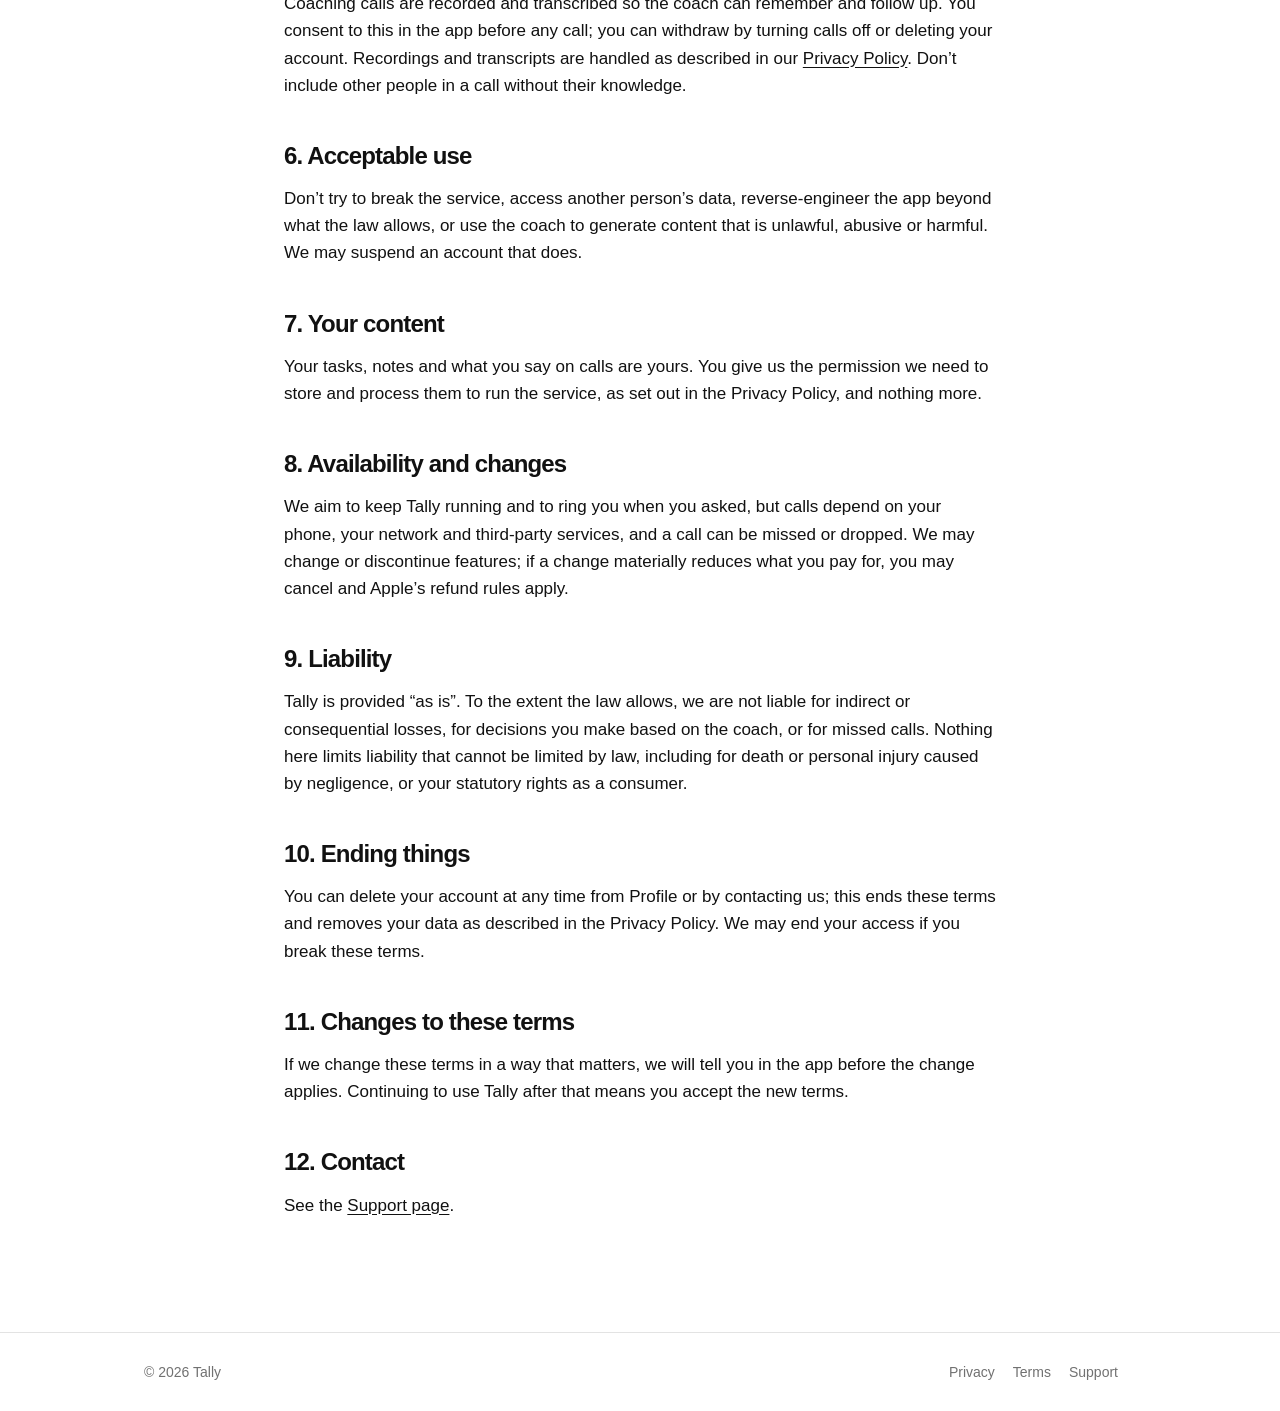
<file: terms.html>
<!doctype html>
<html lang="en">
<head>
<meta charset="utf-8">
<meta name="viewport" content="width=device-width, initial-scale=1">
<title>Terms of Use — Tally</title>
<link rel="stylesheet" href="style.css?v=5">
</head>
<body>
<header class="site">
  <div class="wrap">
    <a class="brand" href="index.html">Tally</a>
    <nav>
      <a class="navlink" href="privacy.html">Privacy</a>
      <a class="navlink" href="terms.html">Terms</a>
      <a class="navlink" href="support.html">Support</a>
      <a class="btn" href="https://apps.apple.com/app/id6808945668">Get the app</a>
    </nav>
  </div>
</header>
<main class="doc">
<h1>Terms of Use</h1>
<p class="meta">Effective 16 November 2026.</p>

<p class="lede">Short version: Tally is a habit tool with an AI coach, not a doctor or a therapist. Subscriptions renew monthly through Apple until you cancel. Calls are recorded with your consent. Be reasonable, and we will be too.</p>

<h2>1. The agreement</h2>
<p>These terms are between you and the operator of Tally (“we”). By creating an account you agree to them. Apple’s <a href="https://www.apple.com/legal/internet-services/itunes/dev/stdeula/">Licensed Application End User License Agreement</a> also applies to your use of the app from the App Store; where the two differ, these terms govern the service and Apple’s terms govern the licence to the app.</p>

<h2>2. What Tally is</h2>
<p>Tally lets you plan daily tasks, tracks streaks, and provides an AI coach that calls you on the days and at the time you choose, asks how your tasks went, marks them for you from what you said once the call ends, and can adjust your plan. The coach is software. It can be wrong, it can mishear you, and it is not a substitute for medical, psychological, legal or financial advice. If you are unwell or in danger, contact a professional or your local emergency services, not the coach.</p>

<h2>3. Your account</h2>
<p>You need to be at least 13 years old (or the age your country sets for agreeing to online services). Keep your sign-in to yourself. You are responsible for what happens under your account. One subscription covers one Tally account.</p>

<h2>4. Subscriptions and payment</h2>
<ul>
<li>Tally has three monthly plans, named by how often your coach calls: <strong>Two</strong> (2 calls a week), <strong>Five</strong> (5 a week) and <strong>Daily</strong>. Prices are shown in the app in your local currency before you subscribe.</li>
<li>Prices: Two <strong>$9.99 a month</strong>, Five <strong>$19.99 a month</strong>, Daily <strong>$29.99 a month</strong> (£9.99 / £19.99 / £29.99 in the UK, €9.99 / €19.99 / €29.99 in the euro area). There is no free trial: you are charged when you subscribe, and the subscription period is one month.</li>
<li>Subscriptions are billed to your Apple ID and <strong>renew automatically each month</strong> at the then-current price until you cancel. To avoid the next charge, cancel at least 24 hours before the current period ends, in your iPhone’s Settings → Apple ID → Subscriptions; cancellation takes effect at the end of the current period. Apple handles all payment and refunds under its own rules; we do not see your payment details.</li>
<li>If you move to a plan with fewer calls, the change applies at your next renewal and the app asks you to choose your call days again.</li>
<li>Without an active subscription, Tally still works for tasks and streaks; calls and coach chat are paused.</li>
</ul>

<h2>5. Calls and recording</h2>
<p>Coaching calls are recorded and transcribed so the coach can remember and follow up. You consent to this in the app before any call; you can withdraw by turning calls off or deleting your account. Recordings and transcripts are handled as described in our <a href="privacy.html">Privacy Policy</a>. Don’t include other people in a call without their knowledge.</p>

<h2>6. Acceptable use</h2>
<p>Don’t try to break the service, access another person’s data, reverse-engineer the app beyond what the law allows, or use the coach to generate content that is unlawful, abusive or harmful. We may suspend an account that does.</p>

<h2>7. Your content</h2>
<p>Your tasks, notes and what you say on calls are yours. You give us the permission we need to store and process them to run the service, as set out in the Privacy Policy, and nothing more.</p>

<h2>8. Availability and changes</h2>
<p>We aim to keep Tally running and to ring you when you asked, but calls depend on your phone, your network and third-party services, and a call can be missed or dropped. We may change or discontinue features; if a change materially reduces what you pay for, you may cancel and Apple’s refund rules apply.</p>

<h2>9. Liability</h2>
<p>Tally is provided “as is”. To the extent the law allows, we are not liable for indirect or consequential losses, for decisions you make based on the coach, or for missed calls. Nothing here limits liability that cannot be limited by law, including for death or personal injury caused by negligence, or your statutory rights as a consumer.</p>

<h2>10. Ending things</h2>
<p>You can delete your account at any time from Profile or by contacting us; this ends these terms and removes your data as described in the Privacy Policy. We may end your access if you break these terms.</p>

<h2>11. Changes to these terms</h2>
<p>If we change these terms in a way that matters, we will tell you in the app before the change applies. Continuing to use Tally after that means you accept the new terms.</p>

<h2>12. Contact</h2>
<p>See the <a href="support.html">Support page</a>.</p>
</main>
<footer>
  <div class="wrap">
    <span>© 2026 Tally</span>
    <span><a href="privacy.html">Privacy</a><a href="terms.html">Terms</a><a href="support.html">Support</a></span>
  </div>
</footer>
</body>
</html>
</file>
<file: style.css>
:root { color-scheme: light dark; --fg: #111111; --muted: #717171; --bg: #ffffff; --rule: #e3e3e3; --rule-strong: #111111; }
@media (prefers-color-scheme: dark) { :root { --fg: #f2f2f2; --muted: #9a9a9a; --bg: #0d0d0d; --rule: #262626; --rule-strong: #f2f2f2; } }
* { box-sizing: border-box; }
html { scroll-behavior: smooth; }
body { margin: 0; background: var(--bg); color: var(--fg); -webkit-font-smoothing: antialiased;
  font: 17px/1.6 -apple-system, BlinkMacSystemFont, "SF Pro Text", "Helvetica Neue", Helvetica, Arial, sans-serif; }
a { color: inherit; }
.wrap { max-width: 1040px; margin: 0 auto; padding: 0 24px; }

/* header */
header.site { border-bottom: 1px solid var(--rule); background: var(--bg); }
header.site .wrap { display: flex; align-items: center; justify-content: space-between; height: 68px; gap: 16px; }
a.brand { font-weight: 800; font-size: 20px; letter-spacing: -0.02em; text-decoration: none; }
header.site nav { display: flex; align-items: center; gap: 26px; }
header.site nav a { color: var(--muted); text-decoration: none; font-size: 15px; }
header.site nav a:hover { color: var(--fg); }
.btn { display: inline-block; padding: 12px 20px; border-radius: 6px; font-weight: 600; font-size: 15px; text-decoration: none;
  background: var(--fg); color: var(--bg); border: 1px solid var(--fg); white-space: nowrap; }
.btn:hover { opacity: .88; }
.btn.ghost { background: transparent; color: var(--fg); }
@media (max-width: 640px) { header.site nav a.navlink { display: none; } }

/* hero */
.hero { padding: 112px 0 96px; border-bottom: 1px solid var(--rule); }
h1 { font-size: clamp(44px, 7.2vw, 84px); line-height: .98; letter-spacing: -0.04em; margin: 0 0 28px; font-weight: 800; max-width: 11em; }
p.lede { font-size: clamp(19px, 2.1vw, 23px); line-height: 1.45; color: var(--muted); margin: 0 0 36px; max-width: 30em; }
.actions { display: flex; gap: 14px; flex-wrap: wrap; align-items: center; }
.fine { font-size: 14px; color: var(--muted); margin: 16px 0 0; }
@media (max-width: 760px) { .hero { padding: 72px 0 64px; } }

/* sections */
section { padding: 88px 0; border-bottom: 1px solid var(--rule); }
section:last-of-type { border-bottom: 0; }
.kicker { font-size: 13px; letter-spacing: .12em; text-transform: uppercase; color: var(--muted); margin: 0 0 18px; font-weight: 600; }
h2 { font-size: clamp(30px, 4vw, 48px); line-height: 1.05; letter-spacing: -0.035em; margin: 0 0 14px; font-weight: 800; max-width: 14em; }
p.sub { color: var(--muted); font-size: 19px; margin: 0 0 48px; max-width: 34em; }

/* steps: cards, plain numbers */
.steps { display: grid; grid-template-columns: repeat(auto-fit, minmax(230px, 1fr)); gap: 16px; }
.step { border: 1px solid var(--rule); border-radius: 16px; padding: 26px 24px 28px; background: var(--bg); }
.step .num { font-size: 14px; color: var(--muted); font-variant-numeric: tabular-nums; letter-spacing: .06em; margin-bottom: 18px; }
.step h3 { margin: 0 0 8px; font-size: 21px; letter-spacing: -0.02em; font-weight: 700; }
.step p { margin: 0; color: var(--muted); font-size: 16px; line-height: 1.55; }

/* facts: cards */
.facts { display: grid; grid-template-columns: repeat(2, 1fr); gap: 16px; }
.fact { border: 1px solid var(--rule); border-radius: 16px; padding: 26px 24px 28px; background: var(--bg); }
.fact h3 { margin: 0 0 8px; font-size: 20px; letter-spacing: -0.015em; font-weight: 700; }
.fact p { margin: 0; color: var(--muted); font-size: 16px; line-height: 1.55; }
@media (max-width: 720px) { .facts { grid-template-columns: 1fr; } }

/* plans: cards */
.plans { display: grid; grid-template-columns: repeat(auto-fit, minmax(260px, 1fr)); gap: 16px; align-items: stretch; }
.plan { border: 1px solid var(--rule); border-radius: 16px; padding: 28px 24px; background: var(--bg); display: flex; flex-direction: column; }
.plan .name { font-size: 26px; font-weight: 800; letter-spacing: -0.025em; line-height: 1.1; }
.plan .name small { display: block; font-size: 14px; font-weight: 500; color: var(--muted); letter-spacing: 0; margin-top: 6px; }
.plan .calls { color: var(--muted); font-size: 16px; margin: 16px 0 22px; line-height: 1.5; }
.plan .price { font-size: 34px; font-weight: 800; letter-spacing: -0.03em; font-variant-numeric: tabular-nums; margin-bottom: 22px; }
.plan .price small { font-size: 14px; color: var(--muted); font-weight: 500; margin-left: 6px; letter-spacing: 0; }
.plan .btn { margin-top: auto; text-align: center; }
p.local-prices { color: var(--muted); margin: 22px 0 0; font-size: 15px; }

/* closing */
.closing h2 { max-width: none; }
.closing .actions { margin-top: 28px; }

/* legal / text pages */
main.doc { max-width: 760px; margin: 0 auto; padding: 72px 24px 96px; }
main.doc h1 { font-size: clamp(36px, 5vw, 52px); margin-bottom: 10px; max-width: none; }
main.doc h2 { font-size: 24px; margin: 44px 0 10px; max-width: none; }
main.doc h3 { font-size: 18px; margin: 28px 0 6px; }
main.doc p.lede { font-size: 20px; margin-bottom: 8px; }
p.meta { color: var(--muted); font-size: 15px; margin: 0 0 32px; }
main.doc table { border-collapse: collapse; width: 100%; margin: 12px 0 24px; font-size: 15.5px; }
main.doc th, main.doc td { text-align: left; padding: 10px 10px 10px 0; border-bottom: 1px solid var(--rule); vertical-align: top; }
main.doc th { color: var(--muted); font-weight: 600; }
main.doc ul { padding-left: 22px; }
main.doc li { margin: 6px 0; }
main.doc a { text-decoration: underline; text-underline-offset: 3px; }
.note { padding: 18px 0; border-top: 1px solid var(--rule-strong); border-bottom: 1px solid var(--rule); font-size: 17px; }

footer { border-top: 1px solid var(--rule); color: var(--muted); font-size: 14px; }
footer .wrap { display: flex; justify-content: space-between; flex-wrap: wrap; gap: 12px; padding: 28px 24px; }
footer a { color: var(--muted); text-decoration: none; margin-right: 18px; }
footer a:hover { color: var(--fg); }
</file>
